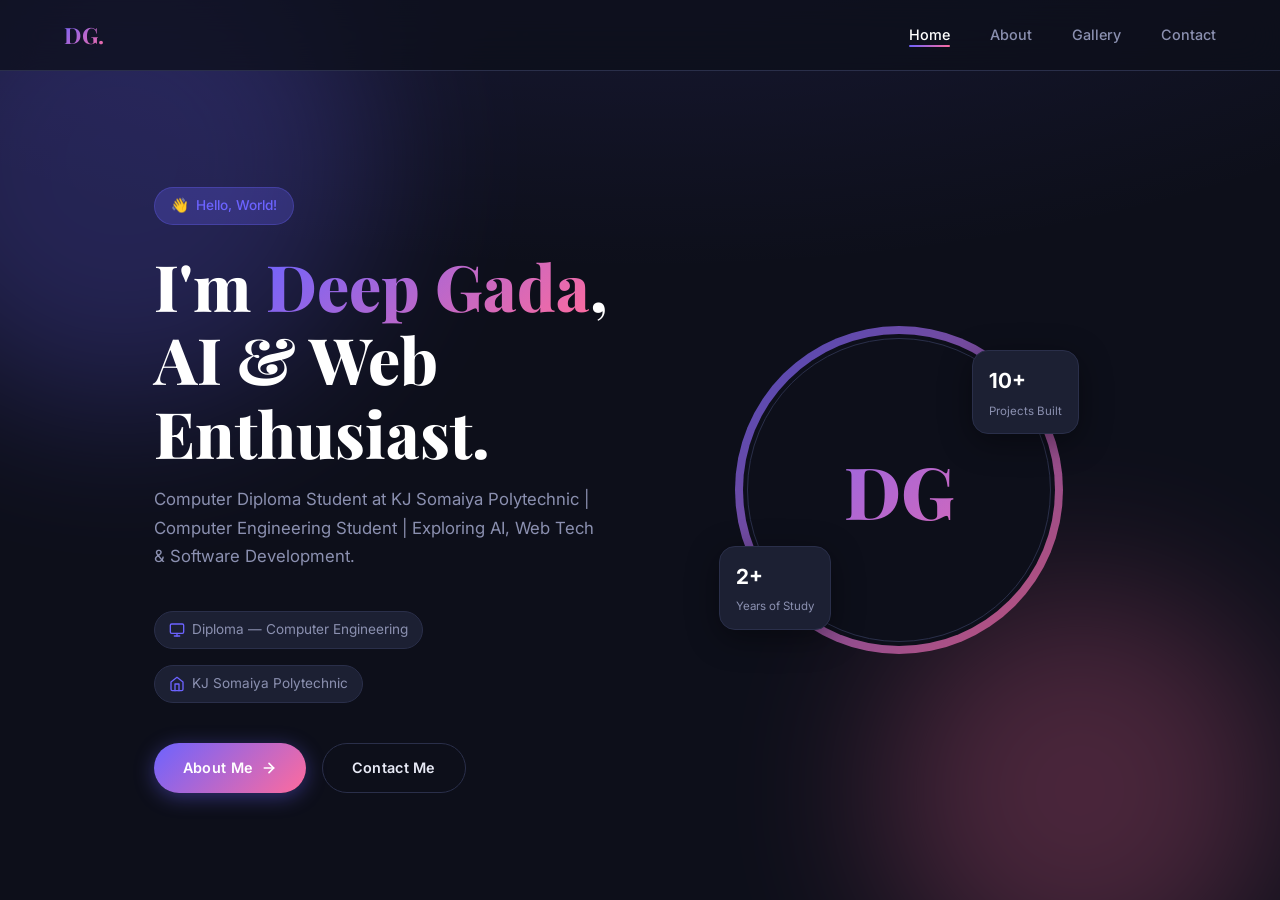
<file: index.html>
<!DOCTYPE html>
<html lang="en">
<head>
  <meta charset="UTF-8" />
  <meta name="viewport" content="width=device-width, initial-scale=1.0" />
  <meta name="description" content="Personal portfolio of Deep Gada — Diploma in Computer Engineering student at KJ Somaiya Polytechnic, passionate about AI & Web Development." />
  <title>Deep Gada | Portfolio</title>
  <!-- Google Fonts -->
  <link rel="preconnect" href="https://fonts.googleapis.com" />
  <link rel="preconnect" href="https://fonts.gstatic.com" crossorigin />
  <link href="https://fonts.googleapis.com/css2?family=Inter:wght@300;400;500;600;700;800&family=Playfair+Display:wght@700;800&display=swap" rel="stylesheet" />
  <!-- Shared Stylesheet -->
  <link rel="stylesheet" href="style.css" />
</head>
<body>

  <!-- NAVIGATION BAR -->
  <nav class="navbar">
    <a href="index.html" class="nav-logo">DG.</a>
    <ul class="nav-links" id="navLinks">
      <li><a href="index.html" class="active">Home</a></li>
      <li><a href="about.html">About</a></li>
      <li><a href="gallery.html">Gallery</a></li>
      <li><a href="contact.html">Contact</a></li>
    </ul>
    <button class="hamburger" id="hamburger" aria-label="Toggle menu">
      <span></span>
      <span></span>
      <span></span>
    </button>
  </nav>

  <!-- HERO SECTION -->
  <section class="hero">
    <div class="container">
      <div class="hero__inner">

        <!-- Left: Text content -->
        <div class="hero__content">
          <div class="hero__greeting">
            <span>👋</span> Hello, World!
          </div>

          <h1 class="hero__title">
            I'm <span>Deep Gada</span>,<br />
            AI &amp; Web Enthusiast.
          </h1>

          <p class="hero__description">
            Computer Diploma Student at KJ Somaiya Polytechnic | Computer Engineering Student
            | Exploring AI, Web Tech &amp; Software Development.
          </p>

          <!-- Info badges -->
          <div class="hero__info">
            <span class="hero__badge">
              <svg viewBox="0 0 24 24" fill="none" stroke="currentColor" stroke-width="2" stroke-linecap="round" stroke-linejoin="round">
                <rect x="2" y="3" width="20" height="14" rx="2" ry="2"/>
                <line x1="8" y1="21" x2="16" y2="21"/>
                <line x1="12" y1="17" x2="12" y2="21"/>
              </svg>
              Diploma — Computer Engineering
            </span>
            <span class="hero__badge">
              <svg viewBox="0 0 24 24" fill="none" stroke="currentColor" stroke-width="2" stroke-linecap="round" stroke-linejoin="round">
                <path d="M3 9l9-7 9 7v11a2 2 0 0 1-2 2H5a2 2 0 0 1-2-2z"/>
                <polyline points="9 22 9 12 15 12 15 22"/>
              </svg>
              KJ Somaiya Polytechnic
            </span>
          </div>

          <!-- CTA buttons -->
          <div class="hero__cta">
            <a href="about.html" class="btn btn-primary">
              About Me
              <svg width="16" height="16" viewBox="0 0 24 24" fill="none" stroke="currentColor" stroke-width="2.5" stroke-linecap="round" stroke-linejoin="round">
                <line x1="5" y1="12" x2="19" y2="12"/>
                <polyline points="12 5 19 12 12 19"/>
              </svg>
            </a>
            <a href="contact.html" class="btn btn-outline">Contact Me</a>
          </div>
        </div>

        <!-- Right: Avatar -->
        <div class="hero__visual">
          <div class="avatar-wrapper">
            <div class="avatar-initials">DG</div>
            <div class="hero__stat hero__stat--1">
              <span class="hero__stat__value">2+</span>
              <span class="hero__stat__label">Years of Study</span>
            </div>
            <div class="hero__stat hero__stat--2">
              <span class="hero__stat__value">10+</span>
              <span class="hero__stat__label">Projects Built</span>
            </div>
          </div>
        </div>

      </div>
    </div>
  </section>

  <script>
    const hamburger = document.getElementById('hamburger');
    const navLinks  = document.getElementById('navLinks');
    hamburger.addEventListener('click', () => {
      hamburger.classList.toggle('open');
      navLinks.classList.toggle('open');
    });
    navLinks.querySelectorAll('a').forEach(link => {
      link.addEventListener('click', () => {
        hamburger.classList.remove('open');
        navLinks.classList.remove('open');
      });
    });
    const revealElements = document.querySelectorAll('.reveal');
    const revealObserver = new IntersectionObserver((entries) => {
      entries.forEach(entry => {
        if (entry.isIntersecting) entry.target.classList.add('visible');
      });
    }, { threshold: 0.15 });
    revealElements.forEach(el => revealObserver.observe(el));
    window.addEventListener('scroll', () => {
      document.querySelector('.navbar').style.boxShadow =
        window.scrollY > 10 ? '0 4px 30px rgba(0,0,0,0.4)' : 'none';
    });
  </script>
</body>
</html>
</file>
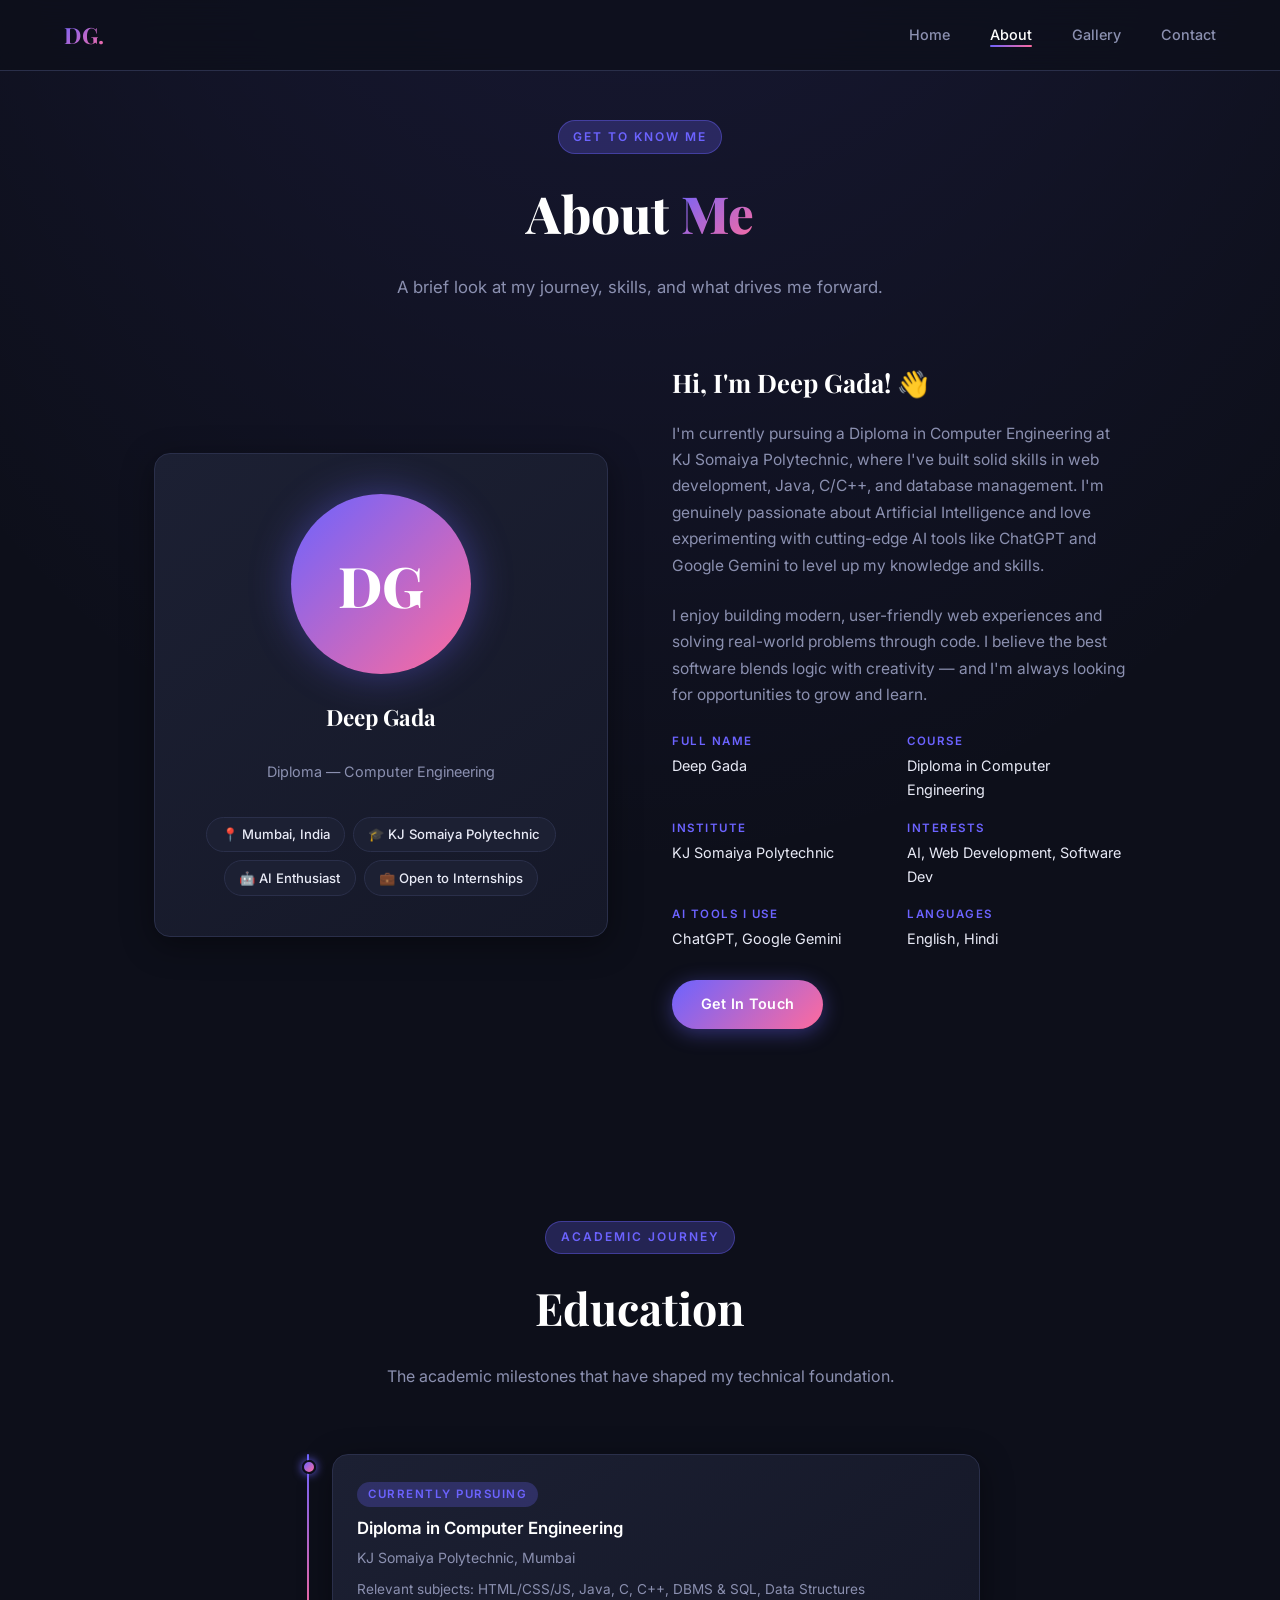
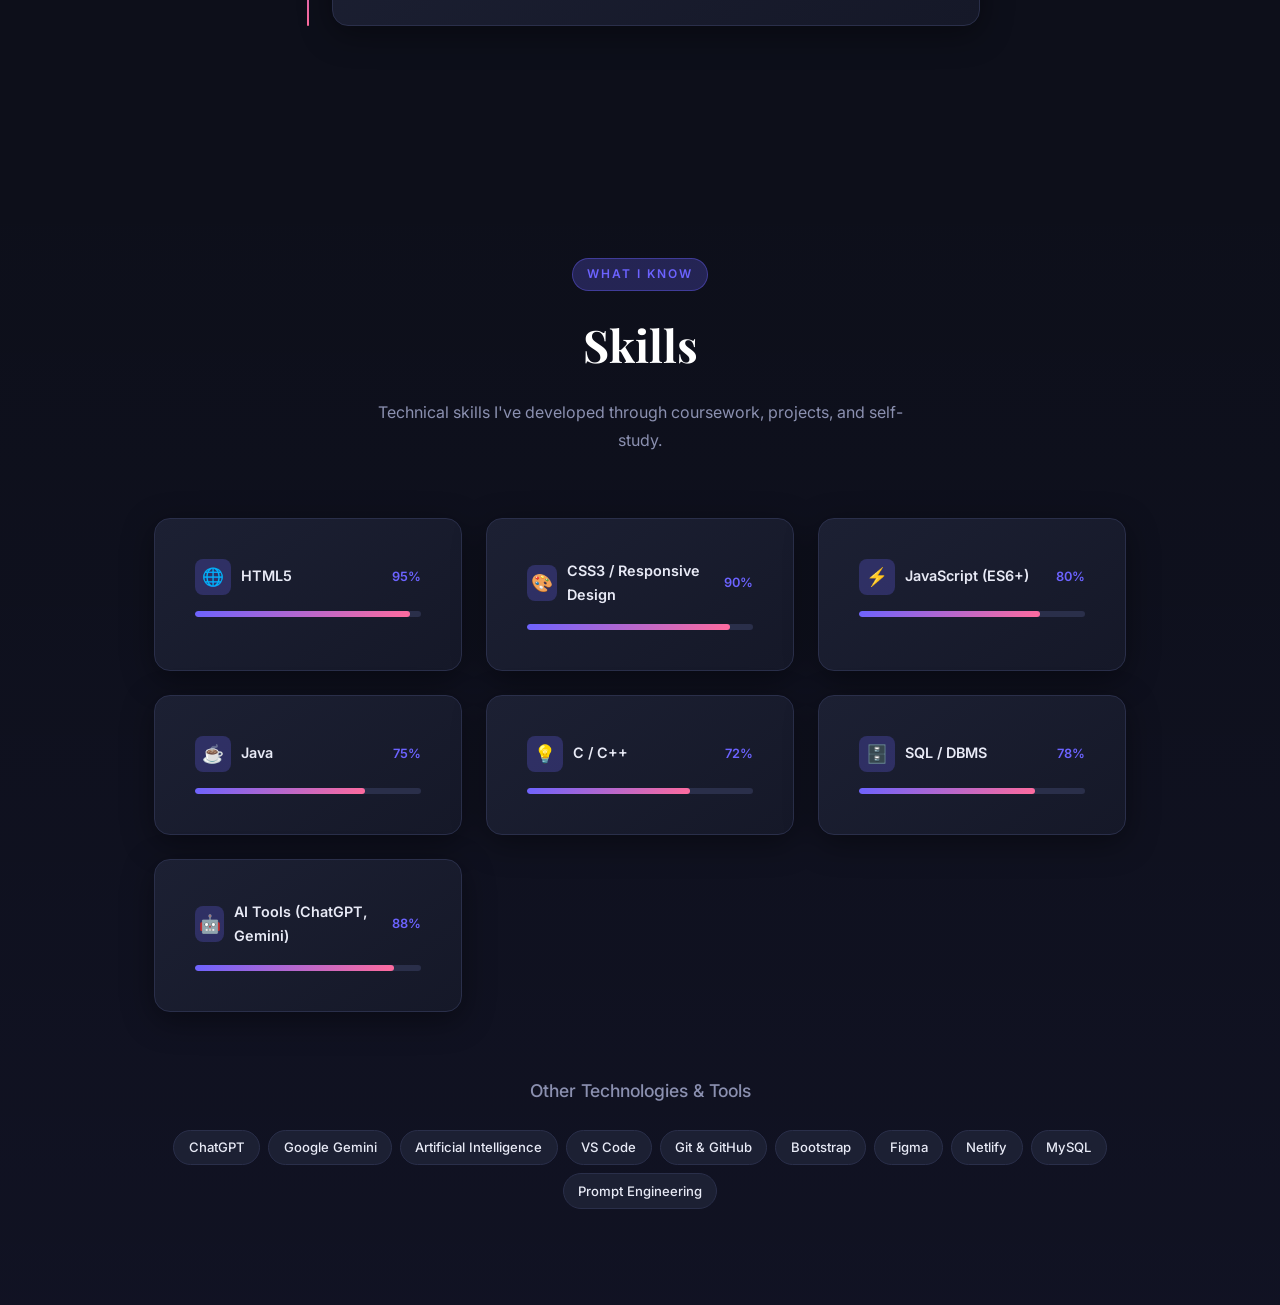
<file: about.html>
<!DOCTYPE html>
<html lang="en">
<head>
  <meta charset="UTF-8" />
  <meta name="viewport" content="width=device-width, initial-scale=1.0" />
  <meta name="description" content="About Deep Gada — Diploma in Computer Engineering, KJ Somaiya Polytechnic, AI enthusiast." />
  <title>About | Deep Gada Portfolio</title>
  <link rel="preconnect" href="https://fonts.googleapis.com" />
  <link rel="preconnect" href="https://fonts.gstatic.com" crossorigin />
  <link href="https://fonts.googleapis.com/css2?family=Inter:wght@300;400;500;600;700;800&family=Playfair+Display:wght@700;800&display=swap" rel="stylesheet" />
  <link rel="stylesheet" href="style.css" />
</head>
<body>

  <!-- NAVIGATION BAR -->
  <nav class="navbar">
    <a href="index.html" class="nav-logo">DG.</a>
    <ul class="nav-links" id="navLinks">
      <li><a href="index.html">Home</a></li>
      <li><a href="about.html" class="active">About</a></li>
      <li><a href="gallery.html">Gallery</a></li>
      <li><a href="contact.html">Contact</a></li>
    </ul>
    <button class="hamburger" id="hamburger" aria-label="Toggle menu">
      <span></span><span></span><span></span>
    </button>
  </nav>

  <!-- PAGE HERO -->
  <section class="page-hero">
    <div class="container">
      <span class="section__tag">Get to Know Me</span>
      <h1 class="page-hero__title">About <span>Me</span></h1>
      <p class="page-hero__sub">A brief look at my journey, skills, and what drives me forward.</p>
    </div>
  </section>

  <!-- BIO SECTION -->
  <section class="section" style="padding-top: 0;">
    <div class="container">
      <div class="bio-grid">

        <!-- Profile card -->
        <div class="profile-card card reveal">
          <div class="profile-avatar">DG</div>
          <p class="profile-card__name">Deep Gada</p>
          <p class="profile-card__role">Diploma — Computer Engineering</p>
          <div class="tech-tags" style="margin-top: 0.5rem;">
            <span class="tech-tag">📍 Mumbai, India</span>
            <span class="tech-tag">🎓 KJ Somaiya Polytechnic</span>
            <span class="tech-tag">🤖 AI Enthusiast</span>
            <span class="tech-tag">💼 Open to Internships</span>
          </div>
        </div>

        <!-- Bio text -->
        <div class="bio-text reveal">
          <h3>Hi, I'm Deep Gada! 👋</h3>
          <p>
            I'm currently pursuing a Diploma in Computer Engineering at KJ Somaiya Polytechnic,
            where I've built solid skills in web development, Java, C/C++, and database management.
            I'm genuinely passionate about Artificial Intelligence and love experimenting with
            cutting-edge AI tools like ChatGPT and Google Gemini to level up my knowledge and skills.
          </p>
          <p>
            I enjoy building modern, user-friendly web experiences and solving real-world problems
            through code. I believe the best software blends logic with creativity — and I'm always
            looking for opportunities to grow and learn.
          </p>

          <div class="bio-details" style="margin-top: 1.5rem;">
            <div class="bio-detail">
              <span class="bio-detail__label">Full Name</span>
              <span class="bio-detail__value">Deep Gada</span>
            </div>
            <div class="bio-detail">
              <span class="bio-detail__label">Course</span>
              <span class="bio-detail__value">Diploma in Computer Engineering</span>
            </div>
            <div class="bio-detail">
              <span class="bio-detail__label">Institute</span>
              <span class="bio-detail__value">KJ Somaiya Polytechnic</span>
            </div>
            <div class="bio-detail">
              <span class="bio-detail__label">Interests</span>
              <span class="bio-detail__value">AI, Web Development, Software Dev</span>
            </div>
            <div class="bio-detail">
              <span class="bio-detail__label">AI Tools I Use</span>
              <span class="bio-detail__value">ChatGPT, Google Gemini</span>
            </div>
            <div class="bio-detail">
              <span class="bio-detail__label">Languages</span>
              <span class="bio-detail__value">English, Hindi</span>
            </div>
          </div>

          <div style="margin-top: 1.8rem;">
            <a href="contact.html" class="btn btn-primary">Get In Touch</a>
          </div>
        </div>

      </div>
    </div>
  </section>

  <!-- EDUCATION -->
  <section class="section">
    <div class="container">
      <div class="section__header reveal">
        <span class="section__tag">Academic Journey</span>
        <h2 class="section__title">Education</h2>
        <p class="section__subtitle">The academic milestones that have shaped my technical foundation.</p>
      </div>
      <div class="timeline" style="max-width: 680px; margin-inline: auto;">
        <div class="timeline-item reveal">
          <div class="card">
            <span class="timeline-year">Currently Pursuing</span>
            <p class="timeline-title">Diploma in Computer Engineering</p>
            <p class="timeline-subtitle">KJ Somaiya Polytechnic, Mumbai</p>
            <p style="font-size:0.85rem; color:var(--clr-text-muted); margin-top:0.5rem;">
              Relevant subjects: HTML/CSS/JS, Java, C, C++, DBMS &amp; SQL, Data Structures
            </p>
          </div>
        </div>
      </div>
    </div>
  </section>

  <!-- SKILLS -->
  <section class="section" style="background: linear-gradient(180deg, transparent, rgba(108,99,255,0.04));">
    <div class="container">
      <div class="section__header reveal">
        <span class="section__tag">What I Know</span>
        <h2 class="section__title">Skills</h2>
        <p class="section__subtitle">Technical skills I've developed through coursework, projects, and self-study.</p>
      </div>

      <div class="skills-grid">

        <!-- HTML -->
        <div class="card skill-card reveal">
          <div class="skill-header">
            <div class="skill-info">
              <span class="skill-icon">🌐</span>
              <span class="skill-name">HTML5</span>
            </div>
            <span class="skill-pct">95%</span>
          </div>
          <div class="progress-track"><div class="progress-fill" data-pct="95"></div></div>
        </div>

        <!-- CSS -->
        <div class="card skill-card reveal">
          <div class="skill-header">
            <div class="skill-info">
              <span class="skill-icon">🎨</span>
              <span class="skill-name">CSS3 / Responsive Design</span>
            </div>
            <span class="skill-pct">90%</span>
          </div>
          <div class="progress-track"><div class="progress-fill" data-pct="90"></div></div>
        </div>

        <!-- JavaScript -->
        <div class="card skill-card reveal">
          <div class="skill-header">
            <div class="skill-info">
              <span class="skill-icon">⚡</span>
              <span class="skill-name">JavaScript (ES6+)</span>
            </div>
            <span class="skill-pct">80%</span>
          </div>
          <div class="progress-track"><div class="progress-fill" data-pct="80"></div></div>
        </div>

        <!-- Java -->
        <div class="card skill-card reveal">
          <div class="skill-header">
            <div class="skill-info">
              <span class="skill-icon">☕</span>
              <span class="skill-name">Java</span>
            </div>
            <span class="skill-pct">75%</span>
          </div>
          <div class="progress-track"><div class="progress-fill" data-pct="75"></div></div>
        </div>

        <!-- C / C++ -->
        <div class="card skill-card reveal">
          <div class="skill-header">
            <div class="skill-info">
              <span class="skill-icon">💡</span>
              <span class="skill-name">C / C++</span>
            </div>
            <span class="skill-pct">72%</span>
          </div>
          <div class="progress-track"><div class="progress-fill" data-pct="72"></div></div>
        </div>

        <!-- SQL / DBMS -->
        <div class="card skill-card reveal">
          <div class="skill-header">
            <div class="skill-info">
              <span class="skill-icon">🗄️</span>
              <span class="skill-name">SQL / DBMS</span>
            </div>
            <span class="skill-pct">78%</span>
          </div>
          <div class="progress-track"><div class="progress-fill" data-pct="78"></div></div>
        </div>

        <!-- AI Tools -->
        <div class="card skill-card reveal">
          <div class="skill-header">
            <div class="skill-info">
              <span class="skill-icon">🤖</span>
              <span class="skill-name">AI Tools (ChatGPT, Gemini)</span>
            </div>
            <span class="skill-pct">88%</span>
          </div>
          <div class="progress-track"><div class="progress-fill" data-pct="88"></div></div>
        </div>

      </div>

      <!-- Tech tags -->
      <div class="section__header reveal" style="margin-top: var(--space-xl); margin-bottom: var(--space-md);">
        <h3 style="font-size: 1.1rem; color: var(--clr-text-muted); font-weight: 500;">Other Technologies &amp; Tools</h3>
      </div>
      <div class="tech-tags reveal">
        <span class="tech-tag">ChatGPT</span>
        <span class="tech-tag">Google Gemini</span>
        <span class="tech-tag">Artificial Intelligence</span>
        <span class="tech-tag">VS Code</span>
        <span class="tech-tag">Git &amp; GitHub</span>
        <span class="tech-tag">Bootstrap</span>
        <span class="tech-tag">Figma</span>
        <span class="tech-tag">Netlify</span>
        <span class="tech-tag">MySQL</span>
        <span class="tech-tag">Prompt Engineering</span>
      </div>

    </div>
  </section>

  <script>
    const hamburger = document.getElementById('hamburger');
    const navLinks  = document.getElementById('navLinks');
    hamburger.addEventListener('click', () => {
      hamburger.classList.toggle('open');
      navLinks.classList.toggle('open');
    });
    navLinks.querySelectorAll('a').forEach(link => {
      link.addEventListener('click', () => {
        hamburger.classList.remove('open');
        navLinks.classList.remove('open');
      });
    });
    const observer = new IntersectionObserver((entries) => {
      entries.forEach(entry => {
        if (entry.isIntersecting) {
          entry.target.classList.add('visible');
          entry.target.querySelectorAll('.progress-fill').forEach(bar => {
            const pct = bar.getAttribute('data-pct');
            setTimeout(() => { bar.style.width = pct + '%'; }, 300);
          });
        }
      });
    }, { threshold: 0.15 });
    document.querySelectorAll('.reveal').forEach(el => observer.observe(el));
    window.addEventListener('scroll', () => {
      document.querySelector('.navbar').style.boxShadow =
        window.scrollY > 10 ? '0 4px 30px rgba(0,0,0,0.4)' : 'none';
    });
  </script>
</body>
</html>
</file>
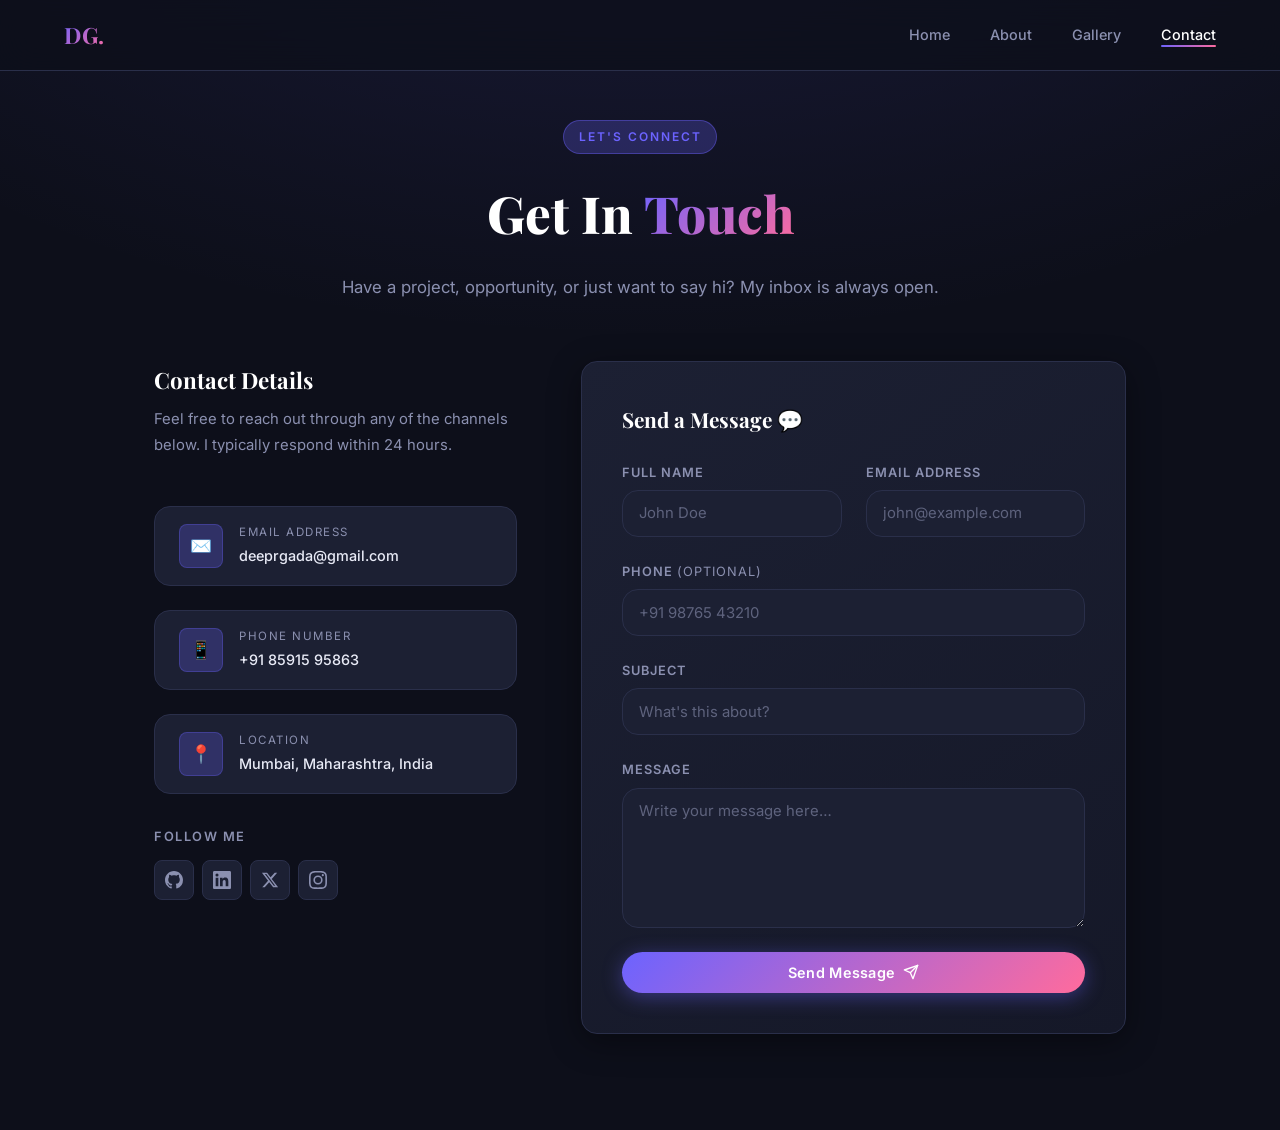
<file: contact.html>
<!DOCTYPE html>
<html lang="en">
<head>
  <meta charset="UTF-8" />
  <meta name="viewport" content="width=device-width, initial-scale=1.0" />
  <meta name="description" content="Contact Deep Gada — reach out via email, phone, or the contact form." />
  <title>Contact | Deep Gada Portfolio</title>
  <link rel="preconnect" href="https://fonts.googleapis.com" />
  <link rel="preconnect" href="https://fonts.gstatic.com" crossorigin />
  <link href="https://fonts.googleapis.com/css2?family=Inter:wght@300;400;500;600;700;800&family=Playfair+Display:wght@700;800&display=swap" rel="stylesheet" />
  <link rel="stylesheet" href="style.css" />
</head>
<body>

  <!-- NAVIGATION BAR -->
  <nav class="navbar">
    <a href="index.html" class="nav-logo">DG.</a>
    <ul class="nav-links" id="navLinks">
      <li><a href="index.html">Home</a></li>
      <li><a href="about.html">About</a></li>
      <li><a href="gallery.html">Gallery</a></li>
      <li><a href="contact.html" class="active">Contact</a></li>
    </ul>
    <button class="hamburger" id="hamburger" aria-label="Toggle menu">
      <span></span><span></span><span></span>
    </button>
  </nav>

  <!-- PAGE HERO -->
  <section class="page-hero">
    <div class="container">
      <span class="section__tag">Let's Connect</span>
      <h1 class="page-hero__title">Get In <span>Touch</span></h1>
      <p class="page-hero__sub">Have a project, opportunity, or just want to say hi? My inbox is always open.</p>
    </div>
  </section>

  <!-- CONTACT SECTION -->
  <section class="section" style="padding-top: 0;">
    <div class="container">
      <div class="contact-grid">

        <!-- Left: Contact info -->
        <div class="contact-info">
          <div class="reveal">
            <h3 class="contact-info__title">Contact Details</h3>
            <p class="contact-info__text">
              Feel free to reach out through any of the channels below.
              I typically respond within 24 hours.
            </p>
          </div>

          <div class="contact-detail reveal">
            <div class="contact-detail__icon" aria-hidden="true">✉️</div>
            <div>
              <p class="contact-detail__label">Email Address</p>
              <p class="contact-detail__value">deeprgada@gmail.com</p>
            </div>
          </div>

          <div class="contact-detail reveal">
            <div class="contact-detail__icon" aria-hidden="true">📱</div>
            <div>
              <p class="contact-detail__label">Phone Number</p>
              <p class="contact-detail__value">+91 85915 95863</p>
            </div>
          </div>

          <div class="contact-detail reveal">
            <div class="contact-detail__icon" aria-hidden="true">📍</div>
            <div>
              <p class="contact-detail__label">Location</p>
              <p class="contact-detail__value">Mumbai, Maharashtra, India</p>
            </div>
          </div>

          <!-- Social links -->
          <div class="reveal" style="margin-top: 0.5rem;">
            <p style="font-size: 0.8rem; text-transform: uppercase; letter-spacing: 1.5px; color: var(--clr-text-muted); font-weight: 600; margin-bottom: 0.75rem;">
              Follow Me
            </p>
            <div class="social-row">
              <a href="https://github.com" target="_blank" rel="noopener noreferrer" class="social-link" title="GitHub">
                <svg width="18" height="18" viewBox="0 0 24 24" fill="currentColor">
                  <path d="M12 0C5.37 0 0 5.37 0 12c0 5.31 3.435 9.795 8.205 11.385.6.105.825-.255.825-.57 0-.285-.015-1.23-.015-2.235-3.015.555-3.795-.735-4.035-1.41-.135-.345-.72-1.41-1.23-1.695-.42-.225-1.02-.78-.015-.795.945-.015 1.62.87 1.845 1.23 1.08 1.815 2.805 1.305 3.495.99.105-.78.42-1.305.765-1.605-2.67-.3-5.46-1.335-5.46-5.925 0-1.305.465-2.385 1.23-3.225-.12-.3-.54-1.53.12-3.18 0 0 1.005-.315 3.3 1.23.96-.27 1.98-.405 3-.405s2.04.135 3 .405c2.295-1.56 3.3-1.23 3.3-1.23.66 1.65.24 2.88.12 3.18.765.84 1.23 1.905 1.23 3.225 0 4.605-2.805 5.625-5.475 5.925.435.375.81 1.095.81 2.22 0 1.605-.015 2.895-.015 3.3 0 .315.225.69.825.57A12.02 12.02 0 0 0 24 12c0-6.63-5.37-12-12-12z"/>
                </svg>
              </a>
              <a href="https://linkedin.com" target="_blank" rel="noopener noreferrer" class="social-link" title="LinkedIn">
                <svg width="18" height="18" viewBox="0 0 24 24" fill="currentColor">
                  <path d="M20.447 20.452h-3.554v-5.569c0-1.328-.027-3.037-1.852-3.037-1.853 0-2.136 1.445-2.136 2.939v5.667H9.351V9h3.414v1.561h.046c.477-.9 1.637-1.85 3.37-1.85 3.601 0 4.267 2.37 4.267 5.455v6.286zM5.337 7.433a2.062 2.062 0 0 1-2.063-2.065 2.064 2.064 0 1 1 2.063 2.065zm1.782 13.019H3.555V9h3.564v11.452zM22.225 0H1.771C.792 0 0 .774 0 1.729v20.542C0 23.227.792 24 1.771 24h20.451C23.2 24 24 23.227 24 22.271V1.729C24 .774 23.2 0 22.222 0h.003z"/>
                </svg>
              </a>
              <a href="https://twitter.com" target="_blank" rel="noopener noreferrer" class="social-link" title="Twitter / X">
                <svg width="18" height="18" viewBox="0 0 24 24" fill="currentColor">
                  <path d="M18.244 2.25h3.308l-7.227 8.26 8.502 11.24H16.17l-5.214-6.817L4.99 21.75H1.68l7.73-8.835L1.254 2.25H8.08l4.713 6.231zm-1.161 17.52h1.833L7.084 4.126H5.117z"/>
                </svg>
              </a>
              <a href="https://instagram.com" target="_blank" rel="noopener noreferrer" class="social-link" title="Instagram">
                <svg width="18" height="18" viewBox="0 0 24 24" fill="currentColor">
                  <path d="M12 2.163c3.204 0 3.584.012 4.85.07 3.252.148 4.771 1.691 4.919 4.919.058 1.265.069 1.645.069 4.849 0 3.205-.012 3.584-.069 4.849-.149 3.225-1.664 4.771-4.919 4.919-1.266.058-1.644.07-4.85.07-3.204 0-3.584-.012-4.849-.07-3.26-.149-4.771-1.699-4.919-4.92-.058-1.265-.07-1.644-.07-4.849 0-3.204.013-3.583.07-4.849.149-3.227 1.664-4.771 4.919-4.919 1.266-.057 1.645-.069 4.849-.069zM12 0C8.741 0 8.333.014 7.053.072 2.695.272.273 2.69.073 7.052.014 8.333 0 8.741 0 12c0 3.259.014 3.668.072 4.948.2 4.358 2.618 6.78 6.98 6.98C8.333 23.986 8.741 24 12 24c3.259 0 3.668-.014 4.948-.072 4.354-.2 6.782-2.618 6.979-6.98.059-1.28.073-1.689.073-4.948 0-3.259-.014-3.667-.072-4.947-.196-4.354-2.617-6.78-6.979-6.98C15.668.014 15.259 0 12 0zm0 5.838a6.162 6.162 0 1 0 0 12.324 6.162 6.162 0 0 0 0-12.324zM12 16a4 4 0 1 1 0-8 4 4 0 0 1 0 8zm6.406-11.845a1.44 1.44 0 1 0 0 2.881 1.44 1.44 0 0 0 0-2.881z"/>
                </svg>
              </a>
            </div>
          </div>
        </div>

        <!-- Right: Contact form -->
        <div class="card reveal">
          <h3 style="font-family:var(--font-display); font-size:1.3rem; color:var(--clr-white); margin-bottom:var(--space-md);">
            Send a Message 💬
          </h3>

          <div class="toast" id="successToast" role="alert">
            <span style="font-size:1.2rem;">🎉</span>
            Thanks! Your message has been sent. I'll get back to you soon.
          </div>

          <form class="contact-form" id="contactForm" novalidate>
            <div class="form-row">
              <div class="form-group">
                <label for="fullName">Full Name</label>
                <input type="text" id="fullName" name="fullName" placeholder="John Doe" autocomplete="name" required />
              </div>
              <div class="form-group">
                <label for="email">Email Address</label>
                <input type="email" id="email" name="email" placeholder="john@example.com" autocomplete="email" required />
              </div>
            </div>
            <div class="form-group">
              <label for="phone">Phone <span style="color: var(--clr-text-muted); font-weight:400;">(optional)</span></label>
              <input type="tel" id="phone" name="phone" placeholder="+91 98765 43210" autocomplete="tel" />
            </div>
            <div class="form-group">
              <label for="subject">Subject</label>
              <input type="text" id="subject" name="subject" placeholder="What's this about?" required />
            </div>
            <div class="form-group">
              <label for="message">Message</label>
              <textarea id="message" name="message" placeholder="Write your message here…" required></textarea>
            </div>
            <div>
              <button type="submit" class="btn btn-primary" id="submitBtn" style="width: 100%; justify-content: center;">
                Send Message
                <svg width="16" height="16" viewBox="0 0 24 24" fill="none" stroke="currentColor" stroke-width="2" stroke-linecap="round" stroke-linejoin="round">
                  <line x1="22" y1="2" x2="11" y2="13"/>
                  <polygon points="22 2 15 22 11 13 2 9 22 2"/>
                </svg>
              </button>
            </div>
          </form>
        </div>

      </div>
    </div>
  </section>

  <script>
    const hamburger = document.getElementById('hamburger');
    const navLinks  = document.getElementById('navLinks');
    hamburger.addEventListener('click', () => {
      hamburger.classList.toggle('open');
      navLinks.classList.toggle('open');
    });
    navLinks.querySelectorAll('a').forEach(link => {
      link.addEventListener('click', () => {
        hamburger.classList.remove('open');
        navLinks.classList.remove('open');
      });
    });

    const contactForm = document.getElementById('contactForm');
    const submitBtn   = document.getElementById('submitBtn');
    const toast       = document.getElementById('successToast');

    contactForm.addEventListener('submit', function (e) {
      e.preventDefault();
      const name    = document.getElementById('fullName').value.trim();
      const email   = document.getElementById('email').value.trim();
      const subject = document.getElementById('subject').value.trim();
      const message = document.getElementById('message').value.trim();
      if (!name || !email || !subject || !message) {
        [document.getElementById('fullName'), document.getElementById('email'),
         document.getElementById('subject'), document.getElementById('message')]
          .forEach(field => {
            if (!field.value.trim()) {
              field.style.borderColor = '#ff6b9d';
              field.addEventListener('input', () => { field.style.borderColor = ''; }, { once: true });
            }
          });
        return;
      }
      submitBtn.disabled = true;
      submitBtn.textContent = 'Sending…';
      setTimeout(() => {
        toast.classList.add('show');
        contactForm.reset();
        submitBtn.disabled = false;
        submitBtn.innerHTML = `Send Message <svg width="16" height="16" viewBox="0 0 24 24" fill="none" stroke="currentColor" stroke-width="2" stroke-linecap="round" stroke-linejoin="round"><line x1="22" y1="2" x2="11" y2="13"/><polygon points="22 2 15 22 11 13 2 9 22 2"/></svg>`;
        setTimeout(() => toast.classList.remove('show'), 5000);
      }, 1500);
    });

    const observer = new IntersectionObserver((entries) => {
      entries.forEach(entry => {
        if (entry.isIntersecting) entry.target.classList.add('visible');
      });
    }, { threshold: 0.12 });
    document.querySelectorAll('.reveal').forEach(el => observer.observe(el));

    window.addEventListener('scroll', () => {
      document.querySelector('.navbar').style.boxShadow =
        window.scrollY > 10 ? '0 4px 30px rgba(0,0,0,0.4)' : 'none';
    });
  </script>
</body>
</html>
</file>
<file: style.css>
/* =========================================
   style.css — Portfolio Website Stylesheet
   Author  : Your Name
   Version : 1.0
   ========================================= */

/* ── Google Fonts ── */
@import url('https://fonts.googleapis.com/css2?family=Inter:wght@300;400;500;600;700;800&family=Playfair+Display:wght@700;800&display=swap');

/* ── CSS Custom Properties (Design Tokens) ── */
:root {
  /* Colors */
  --clr-bg:          #0d0f1a;
  --clr-surface:     #151828;
  --clr-card:        #1c2033;
  --clr-border:      #2a2f4a;
  --clr-accent:      #6c63ff;
  --clr-accent-2:    #ff6b9d;
  --clr-accent-glow: rgba(108, 99, 255, 0.25);
  --clr-text:        #e8eaf6;
  --clr-text-muted:  #8b90b0;
  --clr-white:       #ffffff;

  /* Gradient */
  --grad-primary:    linear-gradient(135deg, #6c63ff 0%, #ff6b9d 100%);
  --grad-card:       linear-gradient(145deg, #1c2033, #151828);

  /* Spacing */
  --space-xs:  0.5rem;
  --space-sm:  1rem;
  --space-md:  1.5rem;
  --space-lg:  2.5rem;
  --space-xl:  4rem;
  --space-2xl: 6rem;

  /* Typography */
  --font-body:    'Inter', sans-serif;
  --font-display: 'Playfair Display', serif;

  /* Radius */
  --radius-sm: 8px;
  --radius-md: 16px;
  --radius-lg: 24px;
  --radius-pill: 9999px;

  /* Shadows */
  --shadow-card: 0 8px 32px rgba(0, 0, 0, 0.4);
  --shadow-glow: 0 0 40px rgba(108, 99, 255, 0.3);

  /* Transitions */
  --transition: 0.3s cubic-bezier(0.4, 0, 0.2, 1);
}

/* ── Reset & Base ── */
*, *::before, *::after {
  box-sizing: border-box;
  margin: 0;
  padding: 0;
}

html {
  scroll-behavior: smooth;
  font-size: 16px;
}

body {
  font-family: var(--font-body);
  background-color: var(--clr-bg);
  color: var(--clr-text);
  line-height: 1.7;
  min-height: 100vh;
  /* Subtle grid texture */
  background-image:
    radial-gradient(ellipse 80% 50% at 50% -20%, rgba(108, 99, 255, 0.15), transparent);
}

img { max-width: 100%; display: block; }
a  { text-decoration: none; color: inherit; }
ul { list-style: none; }

/* ── Scrollbar Styling ── */
::-webkit-scrollbar { width: 6px; }
::-webkit-scrollbar-track { background: var(--clr-bg); }
::-webkit-scrollbar-thumb {
  background: var(--clr-accent);
  border-radius: var(--radius-pill);
}

/* ――――――――――――――――――――――――――
   NAVIGATION
―――――――――――――――――――――――――― */
.navbar {
  position: fixed;
  top: 0; left: 0; right: 0;
  z-index: 1000;
  display: flex;
  align-items: center;
  justify-content: space-between;
  padding: 1rem 5%;
  background: rgba(13, 15, 26, 0.75);
  backdrop-filter: blur(18px);
  -webkit-backdrop-filter: blur(18px);
  border-bottom: 1px solid var(--clr-border);
  transition: var(--transition);
}

/* Logo / brand */
.nav-logo {
  font-family: var(--font-display);
  font-size: 1.4rem;
  font-weight: 700;
  background: var(--grad-primary);
  -webkit-background-clip: text;
  -webkit-text-fill-color: transparent;
  background-clip: text;
  letter-spacing: 0.5px;
}

/* Nav links */
.nav-links {
  display: flex;
  gap: var(--space-lg);
  align-items: center;
}

.nav-links a {
  font-size: 0.9rem;
  font-weight: 500;
  color: var(--clr-text-muted);
  position: relative;
  padding-bottom: 4px;
  transition: color var(--transition);
}

/* Animated underline */
.nav-links a::after {
  content: '';
  position: absolute;
  bottom: 0; left: 0;
  width: 0; height: 2px;
  background: var(--grad-primary);
  border-radius: var(--radius-pill);
  transition: width var(--transition);
}

.nav-links a:hover,
.nav-links a.active {
  color: var(--clr-white);
}

.nav-links a:hover::after,
.nav-links a.active::after {
  width: 100%;
}

/* Hamburger (mobile) */
.hamburger {
  display: none;
  flex-direction: column;
  gap: 5px;
  cursor: pointer;
  background: none;
  border: none;
  padding: 4px;
}

.hamburger span {
  display: block;
  width: 24px;
  height: 2px;
  background: var(--clr-text);
  border-radius: var(--radius-pill);
  transition: var(--transition);
}

.hamburger.open span:nth-child(1) { transform: rotate(45deg) translate(5px, 5px); }
.hamburger.open span:nth-child(2) { opacity: 0; }
.hamburger.open span:nth-child(3) { transform: rotate(-45deg) translate(5px, -5px); }

/* ――――――――――――――――――――――――――
   LAYOUT UTILITIES
―――――――――――――――――――――――――― */
.container {
  max-width: 1100px;
  margin-inline: auto;
  padding-inline: 5%;
}

.section {
  padding-block: var(--space-2xl);
}

.section__header {
  text-align: center;
  margin-bottom: var(--space-xl);
}

.section__tag {
  display: inline-block;
  font-size: 0.75rem;
  font-weight: 600;
  letter-spacing: 2px;
  text-transform: uppercase;
  color: var(--clr-accent);
  background: var(--clr-accent-glow);
  padding: 0.35rem 0.9rem;
  border-radius: var(--radius-pill);
  margin-bottom: var(--space-sm);
  border: 1px solid rgba(108, 99, 255, 0.4);
}

.section__title {
  font-family: var(--font-display);
  font-size: clamp(1.8rem, 4vw, 2.8rem);
  font-weight: 700;
  color: var(--clr-white);
  margin-bottom: var(--space-sm);
}

.section__subtitle {
  font-size: 1rem;
  color: var(--clr-text-muted);
  max-width: 560px;
  margin-inline: auto;
}

/* ――――――――――――――――――――――――――
   BUTTONS
―――――――――――――――――――――――――― */
.btn {
  display: inline-flex;
  align-items: center;
  gap: 0.5rem;
  padding: 0.75rem 1.8rem;
  border-radius: var(--radius-pill);
  font-family: var(--font-body);
  font-size: 0.9rem;
  font-weight: 600;
  letter-spacing: 0.3px;
  cursor: pointer;
  transition: var(--transition);
  border: none;
  text-decoration: none;
}

.btn-primary {
  background: var(--grad-primary);
  color: var(--clr-white);
  box-shadow: 0 4px 20px rgba(108, 99, 255, 0.4);
}

.btn-primary:hover {
  transform: translateY(-2px);
  box-shadow: 0 8px 30px rgba(108, 99, 255, 0.55);
}

.btn-outline {
  background: transparent;
  color: var(--clr-text);
  border: 1.5px solid var(--clr-border);
}

.btn-outline:hover {
  border-color: var(--clr-accent);
  color: var(--clr-accent);
  transform: translateY(-2px);
}

/* ――――――――――――――――――――――――――
   CARD
―――――――――――――――――――――――――― */
.card {
  background: var(--grad-card);
  border: 1px solid var(--clr-border);
  border-radius: var(--radius-md);
  padding: var(--space-lg);
  box-shadow: var(--shadow-card);
  transition: transform var(--transition), box-shadow var(--transition), border-color var(--transition);
}

.card:hover {
  transform: translateY(-6px);
  box-shadow: var(--shadow-card), var(--shadow-glow);
  border-color: rgba(108, 99, 255, 0.4);
}

/* ――――――――――――――――――――――――――
   HERO SECTION (index.html)
―――――――――――――――――――――――――― */
.hero {
  min-height: 100vh;
  display: flex;
  align-items: center;
  padding-top: 80px; /* navbar offset */
  position: relative;
  overflow: hidden;
}

/* Decorative blobs */
.hero::before,
.hero::after {
  content: '';
  position: absolute;
  border-radius: 50%;
  filter: blur(80px);
  opacity: 0.25;
  pointer-events: none;
}

.hero::before {
  width: 500px; height: 500px;
  background: var(--clr-accent);
  top: -10%; left: -10%;
}

.hero::after {
  width: 400px; height: 400px;
  background: var(--clr-accent-2);
  bottom: -10%; right: 0;
}

.hero__inner {
  display: grid;
  grid-template-columns: 1fr 1fr;
  gap: var(--space-xl);
  align-items: center;
  position: relative;
  z-index: 1;
}

.hero__greeting {
  display: inline-flex;
  align-items: center;
  gap: 0.5rem;
  font-size: 0.85rem;
  font-weight: 500;
  color: var(--clr-accent);
  background: var(--clr-accent-glow);
  border: 1px solid rgba(108,99,255,0.3);
  padding: 0.4rem 1rem;
  border-radius: var(--radius-pill);
  margin-bottom: var(--space-md);
  animation: fadeInDown 0.6s ease both;
}

.hero__title {
  font-family: var(--font-display);
  font-size: clamp(2.4rem, 6vw, 4rem);
  font-weight: 800;
  line-height: 1.15;
  color: var(--clr-white);
  margin-bottom: var(--space-sm);
  animation: fadeInDown 0.7s 0.1s ease both;
}

.hero__title span {
  background: var(--grad-primary);
  -webkit-background-clip: text;
  -webkit-text-fill-color: transparent;
  background-clip: text;
}

.hero__description {
  color: var(--clr-text-muted);
  font-size: 1.05rem;
  max-width: 440px;
  margin-bottom: var(--space-lg);
  animation: fadeInDown 0.7s 0.2s ease both;
}

.hero__info {
  display: flex;
  flex-wrap: wrap;
  gap: var(--space-sm);
  margin-bottom: var(--space-lg);
  animation: fadeInDown 0.7s 0.3s ease both;
}

.hero__badge {
  display: flex;
  align-items: center;
  gap: 0.4rem;
  font-size: 0.85rem;
  color: var(--clr-text-muted);
  background: var(--clr-card);
  border: 1px solid var(--clr-border);
  padding: 0.4rem 0.9rem;
  border-radius: var(--radius-pill);
}

.hero__badge svg {
  width: 16px; height: 16px;
  color: var(--clr-accent);
}

.hero__cta {
  display: flex;
  gap: var(--space-sm);
  flex-wrap: wrap;
  animation: fadeInDown 0.7s 0.4s ease both;
}

/* Avatar / Visual side */
.hero__visual {
  display: flex;
  justify-content: center;
  align-items: center;
  animation: fadeInRight 0.8s 0.2s ease both;
}

.avatar-wrapper {
  position: relative;
  width: 320px; height: 320px;
}

.avatar-wrapper::before {
  content: '';
  position: absolute;
  inset: -4px;
  border-radius: 50%;
  background: var(--grad-primary);
  animation: spin 6s linear infinite;
  opacity: 0.7;
}

.avatar-wrapper::after {
  content: '';
  position: absolute;
  inset: 0;
  border-radius: 50%;
  background: var(--clr-bg);
  margin: 4px;
}

.avatar-initials {
  position: absolute;
  inset: 8px;
  border-radius: 50%;
  background: var(--grad-card);
  border: 1px solid var(--clr-border);
  display: flex;
  flex-direction: column;
  align-items: center;
  justify-content: center;
  z-index: 1;
  font-family: var(--font-display);
  font-size: 4.5rem;
  font-weight: 800;
  background-image: var(--grad-primary);
  -webkit-background-clip: text;
  -webkit-text-fill-color: transparent;
  background-clip: text;
}

/* Floating stats cards on hero */
.hero__stat {
  position: absolute;
  background: var(--clr-card);
  border: 1px solid var(--clr-border);
  border-radius: var(--radius-md);
  padding: 0.75rem 1rem;
  display: flex;
  flex-direction: column;
  gap: 0.2rem;
  box-shadow: var(--shadow-card);
  z-index: 2;
  animation: float 3s ease-in-out infinite;
}

.hero__stat--1 { bottom: 20px; left: -20px; animation-delay: 0s; }
.hero__stat--2 { top: 20px; right: -20px; animation-delay: 1.5s; }

.hero__stat__value {
  font-size: 1.3rem;
  font-weight: 700;
  color: var(--clr-white);
}

.hero__stat__label {
  font-size: 0.72rem;
  color: var(--clr-text-muted);
  white-space: nowrap;
}

/* ――――――――――――――――――――――――――
   ABOUT HERO BANNER
―――――――――――――――――――――――――― */
.page-hero {
  padding: 120px 0 60px;
  text-align: center;
}

.page-hero__title {
  font-family: var(--font-display);
  font-size: clamp(2rem, 5vw, 3.2rem);
  font-weight: 800;
  color: var(--clr-white);
  margin-bottom: var(--space-sm);
}

.page-hero__title span {
  background: var(--grad-primary);
  -webkit-background-clip: text;
  -webkit-text-fill-color: transparent;
  background-clip: text;
}

.page-hero__sub {
  color: var(--clr-text-muted);
  font-size: 1.05rem;
}

/* ――――――――――――――――――――――――――
   BIO SECTION (about.html)
―――――――――――――――――――――――――― */
.bio-grid {
  display: grid;
  grid-template-columns: 1fr 1fr;
  gap: var(--space-xl);
  align-items: center;
}

.bio-text h3 {
  font-family: var(--font-display);
  font-size: 1.6rem;
  color: var(--clr-white);
  margin-bottom: var(--space-sm);
}

.bio-text p {
  color: var(--clr-text-muted);
  margin-bottom: var(--space-md);
  font-size: 0.97rem;
}

.bio-details {
  display: grid;
  grid-template-columns: 1fr 1fr;
  gap: var(--space-sm);
}

.bio-detail {
  display: flex;
  flex-direction: column;
  gap: 2px;
}

.bio-detail__label {
  font-size: 0.72rem;
  font-weight: 600;
  text-transform: uppercase;
  letter-spacing: 1.5px;
  color: var(--clr-accent);
}

.bio-detail__value {
  font-size: 0.9rem;
  color: var(--clr-text);
}

/* Profile Card */
.profile-card {
  display: flex;
  flex-direction: column;
  align-items: center;
  gap: var(--space-md);
  text-align: center;
}

.profile-avatar {
  width: 180px; height: 180px;
  border-radius: 50%;
  background: var(--grad-primary);
  display: flex;
  align-items: center;
  justify-content: center;
  font-family: var(--font-display);
  font-size: 3.5rem;
  font-weight: 800;
  color: var(--clr-white);
  box-shadow: 0 0 40px rgba(108, 99, 255, 0.4);
}

.profile-card__name {
  font-family: var(--font-display);
  font-size: 1.4rem;
  font-weight: 700;
  color: var(--clr-white);
}

.profile-card__role {
  font-size: 0.9rem;
  color: var(--clr-text-muted);
}

/* ――――――――――――――――――――――――――
   EDUCATION SECTION
―――――――――――――――――――――――――― */
.timeline {
  position: relative;
  padding-left: 2rem;
}

.timeline::before {
  content: '';
  position: absolute;
  left: 7px; top: 0; bottom: 0;
  width: 2px;
  background: linear-gradient(to bottom, var(--clr-accent), var(--clr-accent-2));
  border-radius: var(--radius-pill);
}

.timeline-item {
  position: relative;
  margin-bottom: var(--space-lg);
  animation: fadeInLeft 0.5s ease both;
}

.timeline-item::before {
  /* Dot on the line */
  content: '';
  position: absolute;
  left: -1.85rem; top: 6px;
  width: 14px; height: 14px;
  border-radius: 50%;
  background: var(--grad-primary);
  border: 2px solid var(--clr-bg);
  box-shadow: 0 0 10px var(--clr-accent);
}

.timeline-item .card {
  padding: var(--space-md);
}

.timeline-year {
  display: inline-block;
  font-size: 0.72rem;
  font-weight: 600;
  text-transform: uppercase;
  letter-spacing: 1.5px;
  color: var(--clr-accent);
  background: var(--clr-accent-glow);
  padding: 0.2rem 0.7rem;
  border-radius: var(--radius-pill);
  margin-bottom: 0.4rem;
}

.timeline-title {
  font-size: 1.05rem;
  font-weight: 600;
  color: var(--clr-white);
  margin-bottom: 0.2rem;
}

.timeline-subtitle {
  font-size: 0.88rem;
  color: var(--clr-text-muted);
}

/* ――――――――――――――――――――――――――
   SKILLS SECTION
―――――――――――――――――――――――――― */
.skills-grid {
  display: grid;
  grid-template-columns: repeat(auto-fill, minmax(280px, 1fr));
  gap: var(--space-md);
}

.skill-card {
  display: flex;
  flex-direction: column;
  gap: var(--space-sm);
}

.skill-header {
  display: flex;
  align-items: center;
  justify-content: space-between;
}

.skill-info {
  display: flex;
  align-items: center;
  gap: 0.6rem;
}

.skill-icon {
  width: 36px; height: 36px;
  border-radius: var(--radius-sm);
  background: var(--clr-accent-glow);
  display: flex;
  align-items: center;
  justify-content: center;
  font-size: 1.1rem;
}

.skill-name {
  font-size: 0.9rem;
  font-weight: 600;
  color: var(--clr-text);
}

.skill-pct {
  font-size: 0.8rem;
  font-weight: 600;
  color: var(--clr-accent);
}

.progress-track {
  height: 6px;
  background: var(--clr-border);
  border-radius: var(--radius-pill);
  overflow: hidden;
}

.progress-fill {
  height: 100%;
  background: var(--grad-primary);
  border-radius: var(--radius-pill);
  width: 0%;
  transition: width 1s cubic-bezier(0.4, 0, 0.2, 1);
}

/* Tech tags grid */
.tech-tags {
  display: flex;
  flex-wrap: wrap;
  gap: var(--space-xs);
  justify-content: center;
}

.tech-tag {
  font-size: 0.82rem;
  font-weight: 500;
  color: var(--clr-text);
  background: var(--clr-card);
  border: 1px solid var(--clr-border);
  padding: 0.35rem 0.9rem;
  border-radius: var(--radius-pill);
  transition: var(--transition);
}

.tech-tag:hover {
  border-color: var(--clr-accent);
  color: var(--clr-accent);
  background: var(--clr-accent-glow);
}

/* ――――――――――――――――――――――――――
   CONTACT PAGE
―――――――――――――――――――――――――― */
.contact-grid {
  display: grid;
  grid-template-columns: 1fr 1.5fr;
  gap: var(--space-xl);
  align-items: start;
}

/* Contact info cards */
.contact-info {
  display: flex;
  flex-direction: column;
  gap: var(--space-md);
}

.contact-info__title {
  font-family: var(--font-display);
  font-size: 1.4rem;
  color: var(--clr-white);
  margin-bottom: var(--space-xs);
}

.contact-info__text {
  font-size: 0.93rem;
  color: var(--clr-text-muted);
  margin-bottom: var(--space-md);
  line-height: 1.7;
}

.contact-detail {
  display: flex;
  align-items: center;
  gap: var(--space-sm);
  padding: var(--space-sm) var(--space-md);
  border-radius: var(--radius-md);
  background: var(--clr-card);
  border: 1px solid var(--clr-border);
  transition: var(--transition);
}

.contact-detail:hover {
  border-color: var(--clr-accent);
  transform: translateX(4px);
}

.contact-detail__icon {
  width: 44px; height: 44px;
  border-radius: var(--radius-sm);
  background: var(--clr-accent-glow);
  border: 1px solid rgba(108,99,255,0.3);
  display: flex;
  align-items: center;
  justify-content: center;
  flex-shrink: 0;
  font-size: 1.1rem;
}

.contact-detail__label {
  font-size: 0.72rem;
  text-transform: uppercase;
  letter-spacing: 1.5px;
  color: var(--clr-text-muted);
  margin-bottom: 2px;
}

.contact-detail__value {
  font-size: 0.9rem;
  font-weight: 500;
  color: var(--clr-text);
}

/* Social links */
.social-row {
  display: flex;
  gap: var(--space-xs);
  margin-top: var(--space-xs);
}

.social-link {
  width: 40px; height: 40px;
  border-radius: var(--radius-sm);
  display: flex;
  align-items: center;
  justify-content: center;
  background: var(--clr-card);
  border: 1px solid var(--clr-border);
  font-size: 1rem;
  transition: var(--transition);
  color: var(--clr-text-muted);
  text-decoration: none;
}

.social-link:hover {
  background: var(--clr-accent-glow);
  border-color: var(--clr-accent);
  color: var(--clr-accent);
  transform: translateY(-3px);
}

/* Contact Form */
.contact-form {
  display: flex;
  flex-direction: column;
  gap: var(--space-md);
}

.form-row {
  display: grid;
  grid-template-columns: 1fr 1fr;
  gap: var(--space-md);
}

.form-group {
  display: flex;
  flex-direction: column;
  gap: 0.4rem;
}

.form-group label {
  font-size: 0.8rem;
  font-weight: 600;
  text-transform: uppercase;
  letter-spacing: 1px;
  color: var(--clr-text-muted);
}

.form-group input,
.form-group textarea,
.form-group select {
  background: var(--clr-card);
  border: 1.5px solid var(--clr-border);
  border-radius: var(--radius-md);
  padding: 0.85rem 1rem;
  color: var(--clr-text);
  font-family: var(--font-body);
  font-size: 0.93rem;
  outline: none;
  transition: border-color var(--transition), box-shadow var(--transition);
  width: 100%;
}

.form-group input::placeholder,
.form-group textarea::placeholder {
  color: var(--clr-text-muted);
  opacity: 0.6;
}

.form-group input:focus,
.form-group textarea:focus {
  border-color: var(--clr-accent);
  box-shadow: 0 0 0 3px var(--clr-accent-glow);
}

.form-group textarea {
  resize: vertical;
  min-height: 140px;
}

/* Success toast */
.toast {
  display: none;
  align-items: center;
  gap: 0.7rem;
  padding: 0.85rem 1.2rem;
  background: rgba(108, 99, 255, 0.15);
  border: 1px solid var(--clr-accent);
  border-radius: var(--radius-md);
  color: var(--clr-text);
  font-size: 0.9rem;
  margin-top: -0.5rem;
}

.toast.show {
  display: flex;
  animation: fadeInDown 0.4s ease;
}

/* ――――――――――――――――――――――――――
   FOOTER
―――――――――――――――――――――――――― */
.footer {
  padding: var(--space-lg) 5%;
  border-top: 1px solid var(--clr-border);
  text-align: center;
  color: var(--clr-text-muted);
  font-size: 0.85rem;
}

.footer span {
  background: var(--grad-primary);
  -webkit-background-clip: text;
  -webkit-text-fill-color: transparent;
  background-clip: text;
  font-weight: 600;
}

/* ――――――――――――――――――――――――――
   KEYFRAME ANIMATIONS
―――――――――――――――――――――――――― */
@keyframes fadeInDown {
  from { opacity: 0; transform: translateY(-20px); }
  to   { opacity: 1; transform: translateY(0); }
}

@keyframes fadeInRight {
  from { opacity: 0; transform: translateX(30px); }
  to   { opacity: 1; transform: translateX(0); }
}

@keyframes fadeInLeft {
  from { opacity: 0; transform: translateX(-20px); }
  to   { opacity: 1; transform: translateX(0); }
}

@keyframes fadeIn {
  from { opacity: 0; }
  to   { opacity: 1; }
}

@keyframes float {
  0%, 100% { transform: translateY(0px); }
  50%       { transform: translateY(-10px); }
}

@keyframes spin {
  from { transform: rotate(0deg); }
  to   { transform: rotate(360deg); }
}

/* Scroll reveal utility */
.reveal {
  opacity: 0;
  transform: translateY(30px);
  transition: opacity 0.6s ease, transform 0.6s ease;
}

.reveal.visible {
  opacity: 1;
  transform: translateY(0);
}

/* ――――――――――――――――――――――――――
   RESPONSIVE — TABLET (≤768px)
―――――――――――――――――――――――――― */
@media (max-width: 768px) {
  /* Nav mobile drawer */
  .nav-links {
    position: fixed;
    top: 0; right: -100%;
    width: 70%; height: 100vh;
    background: var(--clr-surface);
    flex-direction: column;
    justify-content: center;
    gap: var(--space-xl);
    font-size: 1.1rem;
    border-left: 1px solid var(--clr-border);
    transition: right var(--transition);
    z-index: 999;
  }

  .nav-links.open { right: 0; }
  .hamburger { display: flex; z-index: 1001; }

  .hero__inner {
    grid-template-columns: 1fr;
    text-align: center;
  }

  .hero__description { margin-inline: auto; }
  .hero__info, .hero__cta { justify-content: center; }
  .hero__visual { display: none; }

  .bio-grid { grid-template-columns: 1fr; }
  .bio-details { grid-template-columns: 1fr; }

  .contact-grid { grid-template-columns: 1fr; }
  .form-row { grid-template-columns: 1fr; }

  .skills-grid { grid-template-columns: 1fr; }
}

/* ――――――――――――――――――――――――――
   RESPONSIVE — MOBILE (≤480px)
―――――――――――――――――――――――――― */
@media (max-width: 480px) {
  .hero__title { font-size: 2rem; }
  .btn { width: 100%; justify-content: center; }
  .hero__cta { flex-direction: column; }
  .avatar-wrapper { width: 230px; height: 230px; }
}

/* ――――――――――――――――――――――――――
   GALLERY PAGE
―――――――――――――――――――――――――― */

/* Filter pill buttons */
.gallery-filters {
  display: flex;
  flex-wrap: wrap;
  gap: var(--space-xs);
  justify-content: center;
  margin-bottom: var(--space-xl);
}

.filter-btn {
  padding: 0.5rem 1.3rem;
  border-radius: var(--radius-pill);
  font-family: var(--font-body);
  font-size: 0.85rem;
  font-weight: 600;
  cursor: pointer;
  border: 1.5px solid var(--clr-border);
  background: transparent;
  color: var(--clr-text-muted);
  transition: var(--transition);
  letter-spacing: 0.3px;
}

.filter-btn:hover {
  border-color: var(--clr-accent);
  color: var(--clr-accent);
}

.filter-btn.active {
  background: var(--grad-primary);
  border-color: transparent;
  color: var(--clr-white);
  box-shadow: 0 4px 16px rgba(108, 99, 255, 0.4);
}

/* Gallery 3-column masonry-style grid */
.gallery-grid {
  display: grid;
  grid-template-columns: repeat(3, 1fr);
  gap: var(--space-md);
}

.gallery-item:nth-child(2) { transition-delay: 0.1s; }
.gallery-item:nth-child(3) { transition-delay: 0.2s; }

/* Card wrapper */
.gallery-card {
  border-radius: var(--radius-lg);
  overflow: hidden;
  box-shadow: var(--shadow-card);
  border: 1px solid var(--clr-border);
  transition: transform var(--transition), box-shadow var(--transition), border-color var(--transition);
  background: var(--clr-card);
}

.gallery-card:hover {
  transform: translateY(-6px);
  box-shadow: var(--shadow-card), var(--shadow-glow);
  border-color: rgba(108, 99, 255, 0.4);
}

/* Img container — fixed aspect ratio */
.gallery-img-wrap {
  position: relative;
  aspect-ratio: 4 / 3;
  overflow: hidden;
}

.gallery-img-wrap img {
  width: 100%;
  height: 100%;
  object-fit: cover;
  display: block;
  transition: transform 0.5s cubic-bezier(0.4, 0, 0.2, 1);
}

.gallery-card:hover .gallery-img-wrap img {
  transform: scale(1.07);
}

/* Hover overlay with gradient + caption */
.gallery-overlay {
  position: absolute;
  inset: 0;
  background: linear-gradient(
    to top,
    rgba(13, 15, 26, 0.96) 0%,
    rgba(13, 15, 26, 0.5)  50%,
    transparent             100%
  );
  display: flex;
  align-items: flex-end;
  opacity: 0;
  transition: opacity var(--transition);
}

.gallery-card:hover .gallery-overlay {
  opacity: 1;
}

/* Content inside overlay */
.gallery-overlay__inner {
  padding: 1.2rem 1.2rem 1rem;
  width: 100%;
}

.gallery-tag {
  display: inline-block;
  font-size: 0.68rem;
  font-weight: 600;
  text-transform: uppercase;
  letter-spacing: 1.5px;
  color: var(--clr-accent);
  background: var(--clr-accent-glow);
  border: 1px solid rgba(108, 99, 255, 0.4);
  padding: 0.18rem 0.6rem;
  border-radius: var(--radius-pill);
  margin-bottom: 0.4rem;
}

.gallery-caption {
  font-family: var(--font-display);
  font-size: 1.05rem;
  font-weight: 700;
  color: var(--clr-white);
  margin-bottom: 0.2rem;
}

.gallery-desc {
  font-size: 0.8rem;
  color: var(--clr-text-muted);
  line-height: 1.5;
  margin-bottom: 0.6rem;
}

/* Zoom / expand button inside overlay */
.gallery-zoom-btn {
  display: inline-flex;
  align-items: center;
  justify-content: center;
  width: 36px; height: 36px;
  border-radius: 50%;
  background: rgba(108, 99, 255, 0.25);
  border: 1px solid var(--clr-accent);
  color: var(--clr-accent);
  cursor: pointer;
  transition: var(--transition);
}

.gallery-zoom-btn:hover {
  background: var(--clr-accent);
  color: var(--clr-white);
  transform: scale(1.1);
}

/* ――――――――――――――――――――――――――
   LIGHTBOX
―――――――――――――――――――――――――― */
.lightbox {
  position: fixed;
  inset: 0;
  z-index: 2000;
  display: flex;
  align-items: center;
  justify-content: center;
  padding: var(--space-md);
  pointer-events: none;
  opacity: 0;
  transition: opacity 0.3s ease;
}

.lightbox.open {
  pointer-events: all;
  opacity: 1;
}

.lightbox__backdrop {
  position: absolute;
  inset: 0;
  background: rgba(0, 0, 0, 0.88);
  backdrop-filter: blur(8px);
  cursor: zoom-out;
}

.lightbox__content {
  position: relative;
  z-index: 1;
  max-width: min(90vw, 900px);
  display: flex;
  flex-direction: column;
  align-items: center;
  gap: var(--space-sm);
  transform: scale(0.9);
  transition: transform 0.3s cubic-bezier(0.4, 0, 0.2, 1);
}

.lightbox.open .lightbox__content {
  transform: scale(1);
}

/* Close (×) button */
.lightbox__close {
  position: absolute;
  top: -48px; right: 0;
  width: 40px; height: 40px;
  border-radius: 50%;
  display: flex;
  align-items: center;
  justify-content: center;
  background: var(--clr-card);
  border: 1px solid var(--clr-border);
  color: var(--clr-text);
  cursor: pointer;
  transition: var(--transition);
}

.lightbox__close:hover {
  background: var(--clr-accent);
  border-color: var(--clr-accent);
  color: var(--clr-white);
}

/* The big image */
.lightbox__img {
  max-width: 100%;
  max-height: 80vh;
  border-radius: var(--radius-lg);
  box-shadow: 0 24px 64px rgba(0, 0, 0, 0.7);
  object-fit: contain;
  display: block;
}

.lightbox__caption {
  font-size: 0.88rem;
  color: var(--clr-text-muted);
  text-align: center;
}

/* ── Gallery responsive ── */
@media (max-width: 768px) {
  .gallery-grid {
    grid-template-columns: 1fr 1fr;
  }
  /* Always show overlay on touch (no hover) */
  .gallery-overlay {
    opacity: 1;
  }
}

@media (max-width: 480px) {
  .gallery-grid {
    grid-template-columns: 1fr;
  }
}
</file>
